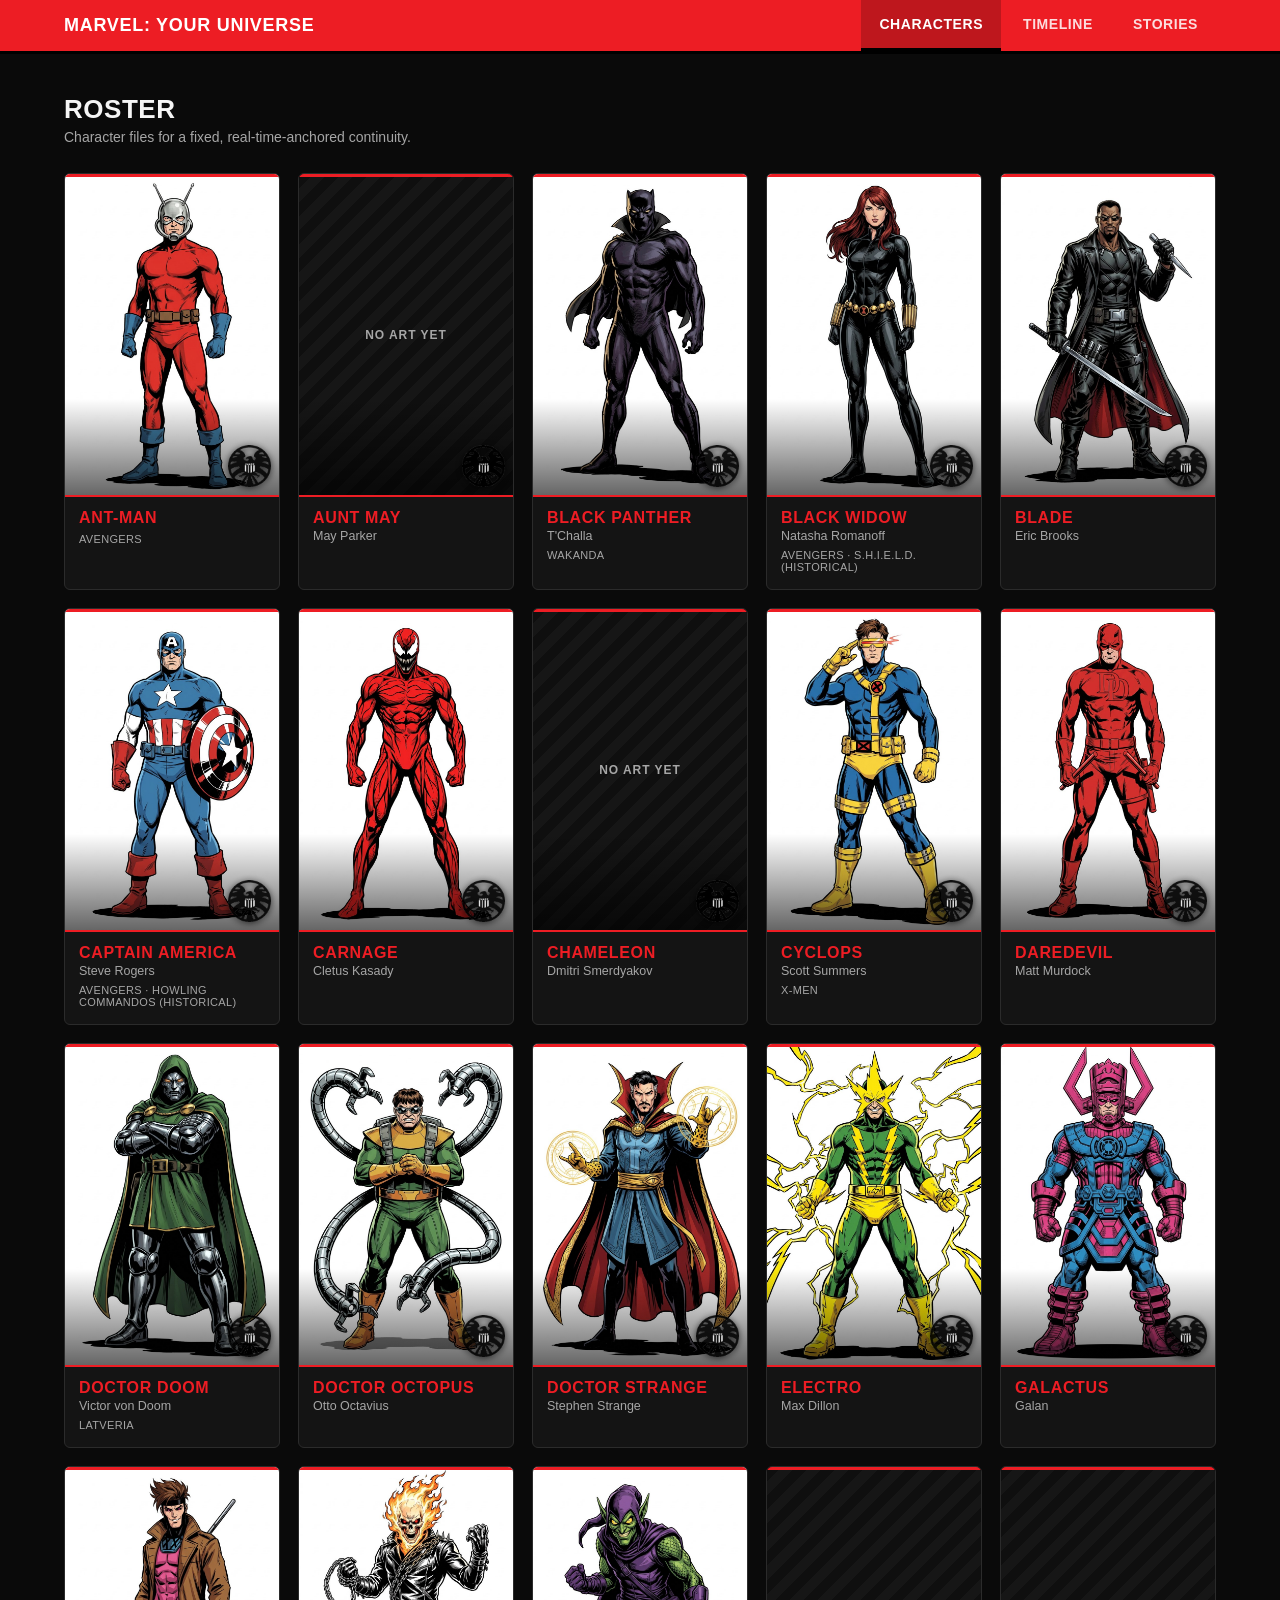
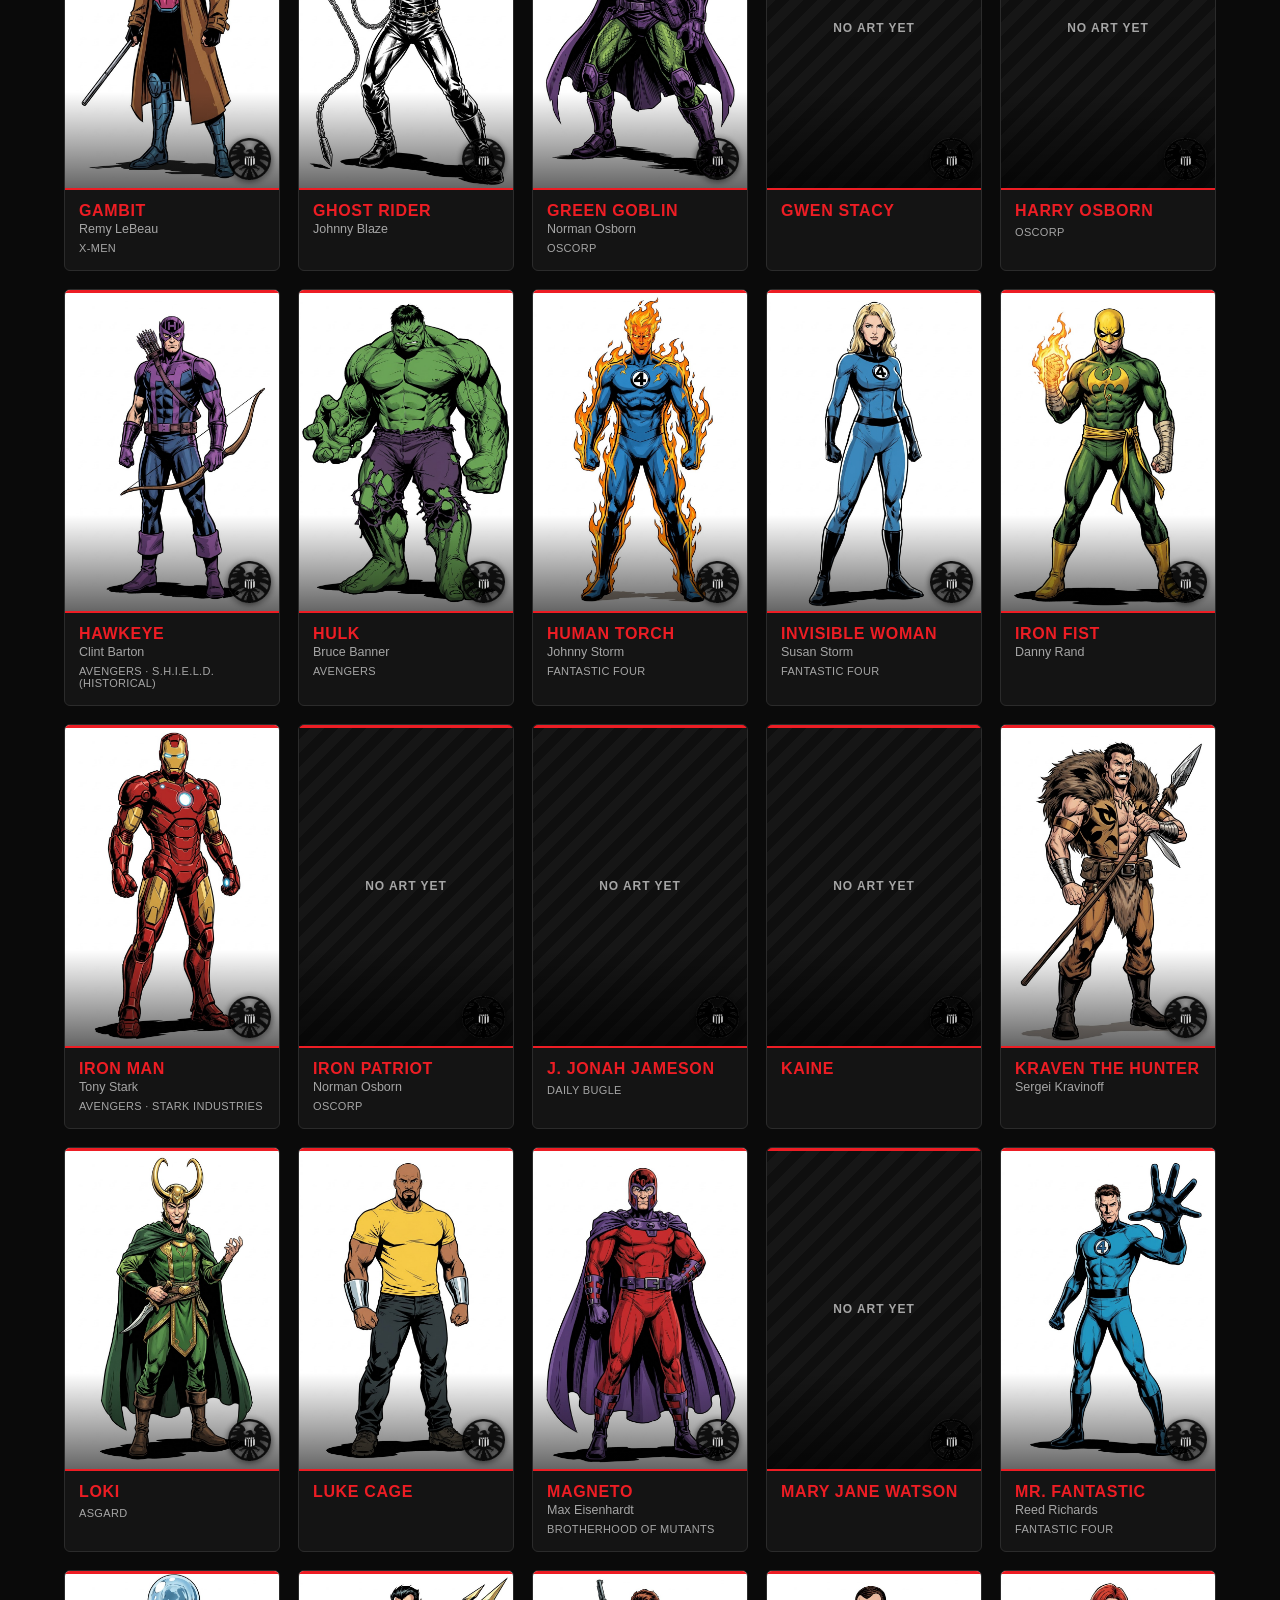
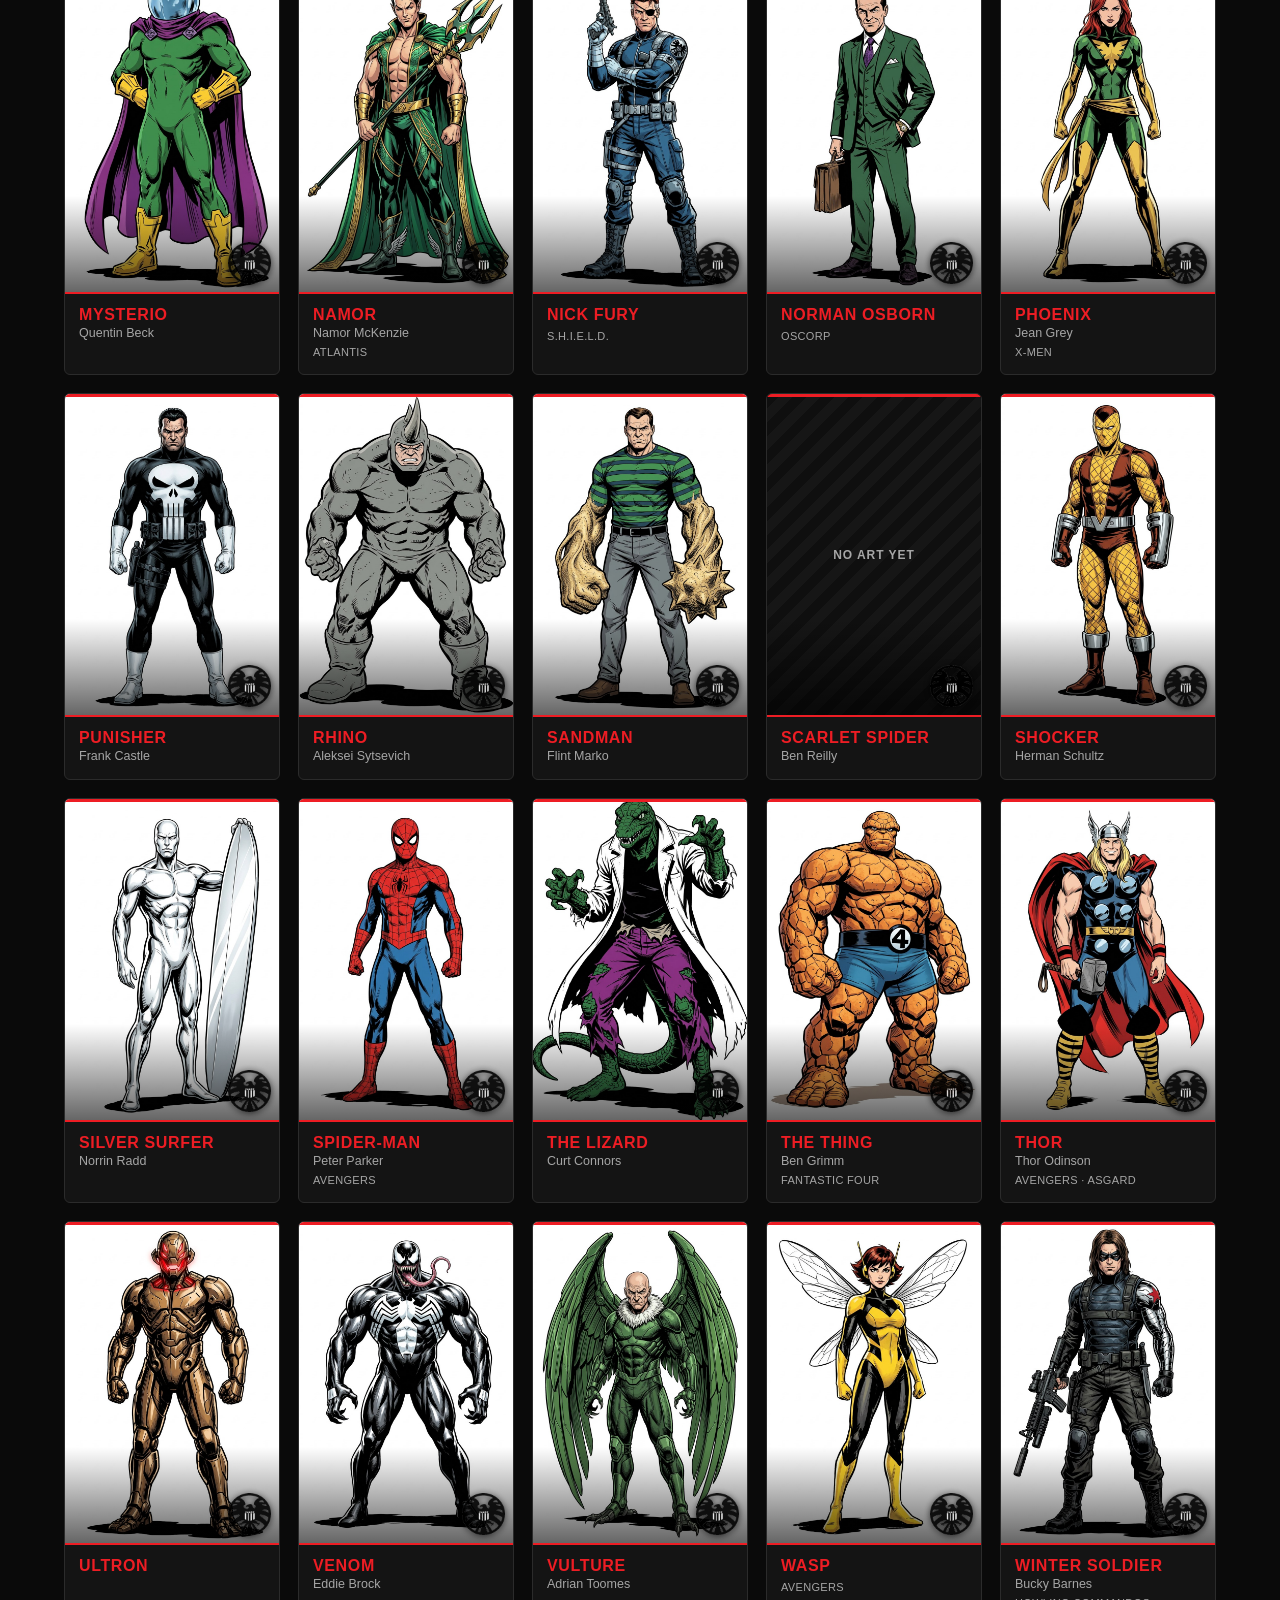
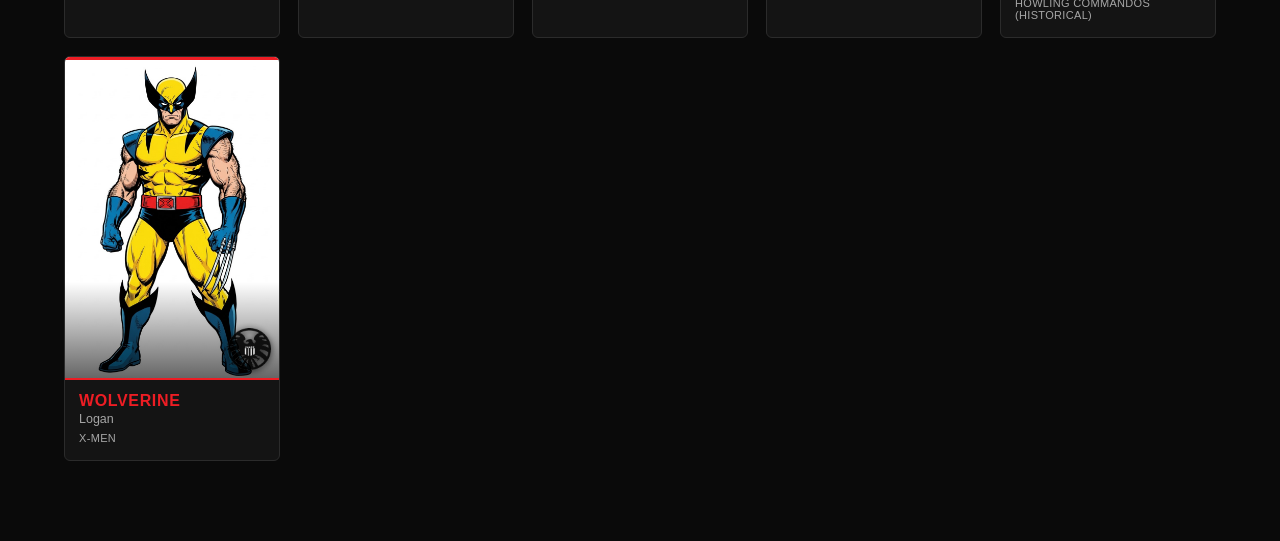
<file: index.html>
<!DOCTYPE html>
<html lang="en">
<head>
  <meta charset="UTF-8" />
  <meta name="viewport" content="width=device-width, initial-scale=1.0" />
  <title>Characters — Marvel: Your Universe</title>
  <link rel="stylesheet" href="css/style.css" />
</head>
<body>
  <header class="site-nav" id="site-nav"></header>

  <main>
    <div class="page-title">Roster</div>
    <div class="page-subtitle">Character files for a fixed, real-time-anchored continuity.</div>
    <div class="character-grid" id="character-grid"></div>
  </main>

  <script src="js/app.js"></script>
  <script>
    renderNav("characters");
    renderCharacterGridPage();
  </script>
</body>
</html>
</file>
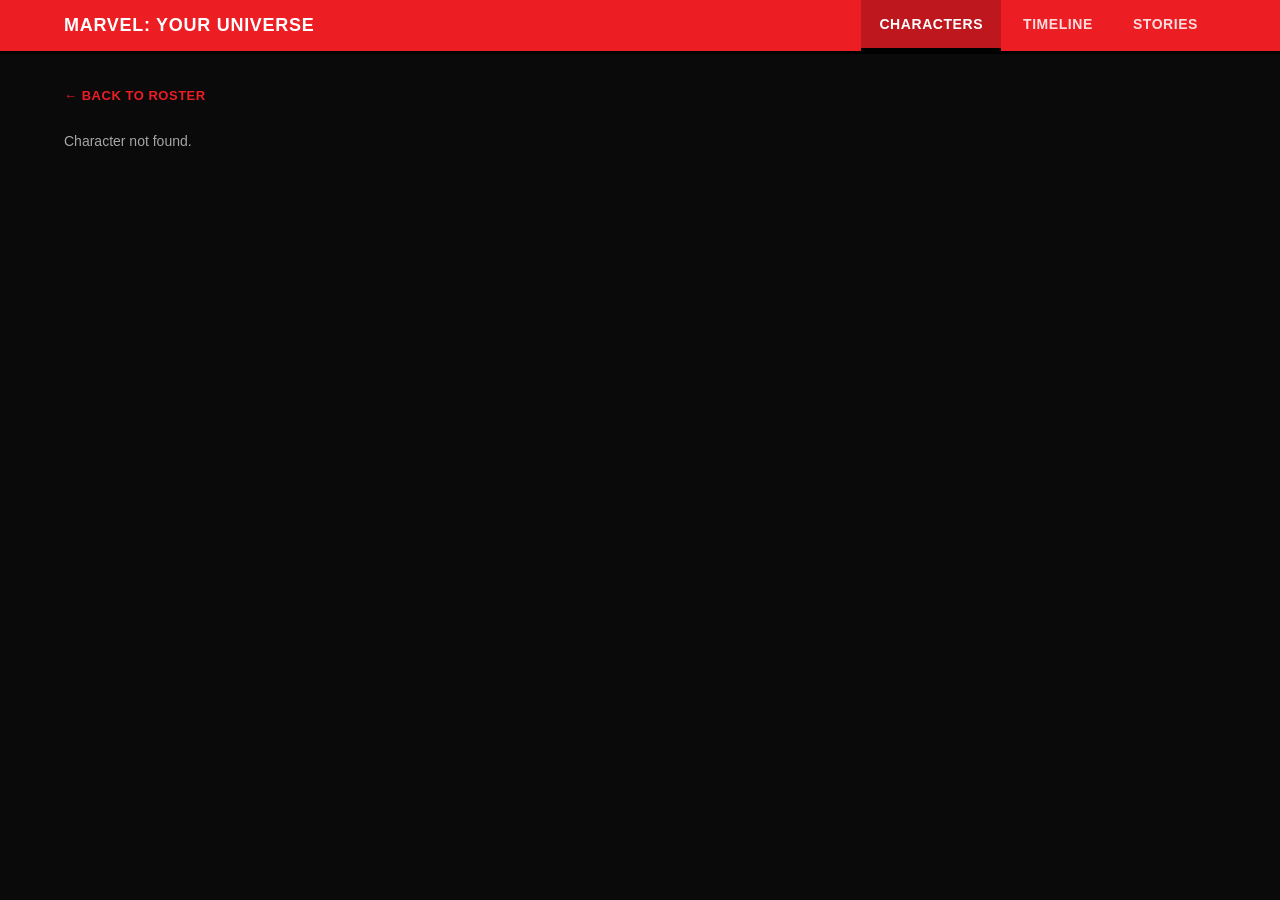
<file: character.html>
<!DOCTYPE html>
<html lang="en">
<head>
  <meta charset="UTF-8" />
  <meta name="viewport" content="width=device-width, initial-scale=1.0" />
  <title>Character — Marvel: Your Universe</title>
  <link rel="stylesheet" href="css/style.css" />
</head>
<body>
  <header class="site-nav" id="site-nav"></header>

  <main>
    <a class="back-link" href="index.html">&larr; Back to roster</a>
    <div id="character-root"></div>
  </main>

  <script src="js/app.js"></script>
  <script>
    renderNav("characters");
    renderCharacter();
  </script>
</body>
</html>
</file>
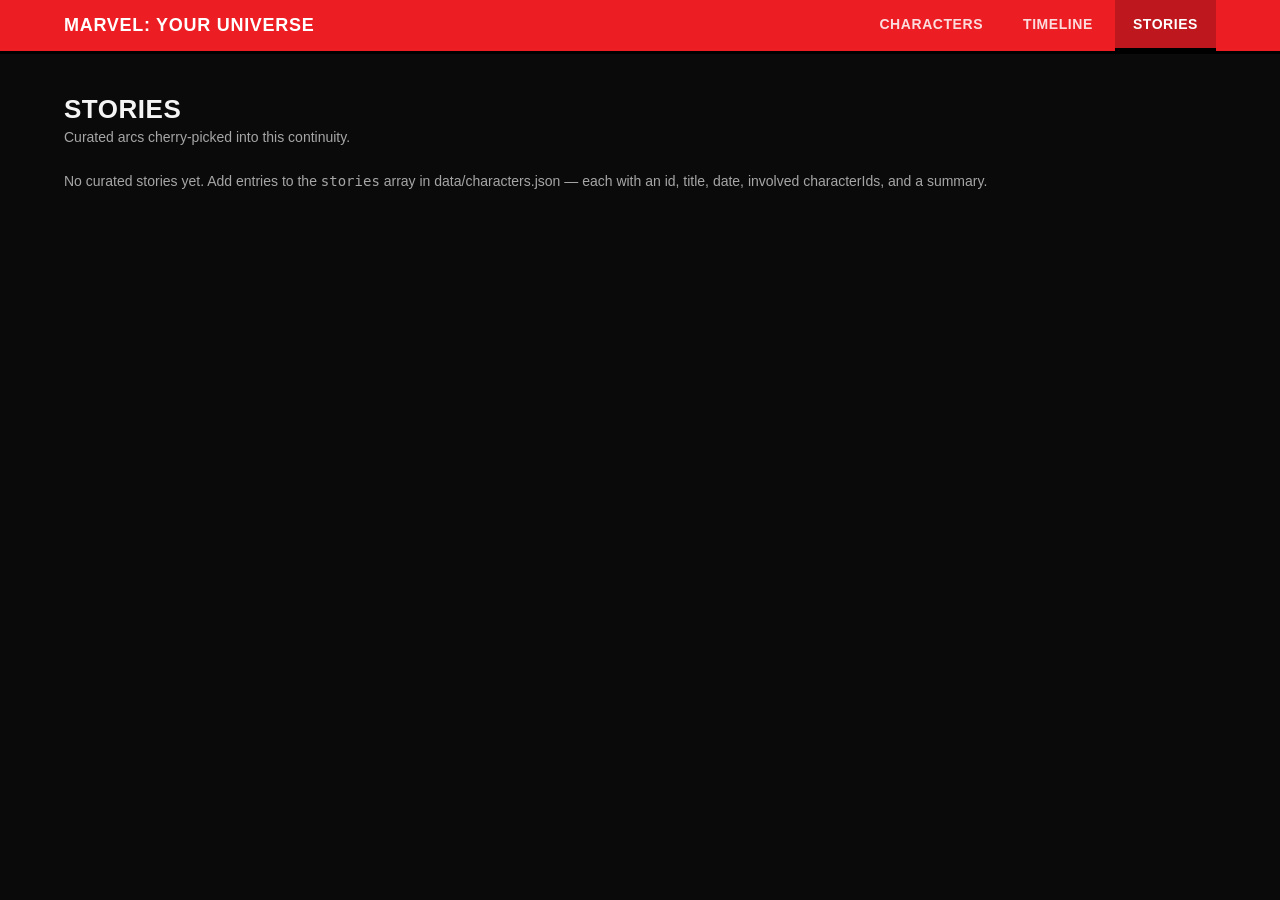
<file: stories.html>
<!DOCTYPE html>
<html lang="en">
<head>
  <meta charset="UTF-8" />
  <meta name="viewport" content="width=device-width, initial-scale=1.0" />
  <title>Stories — Marvel: Your Universe</title>
  <link rel="stylesheet" href="css/style.css" />
</head>
<body>
  <header class="site-nav" id="site-nav"></header>

  <main>
    <div class="page-title">Stories</div>
    <div class="page-subtitle">Curated arcs cherry-picked into this continuity.</div>
    <div id="stories-list"></div>
  </main>

  <script src="js/app.js"></script>
  <script>
    renderNav("stories");
    renderStoriesPage();
  </script>
</body>
</html>
</file>
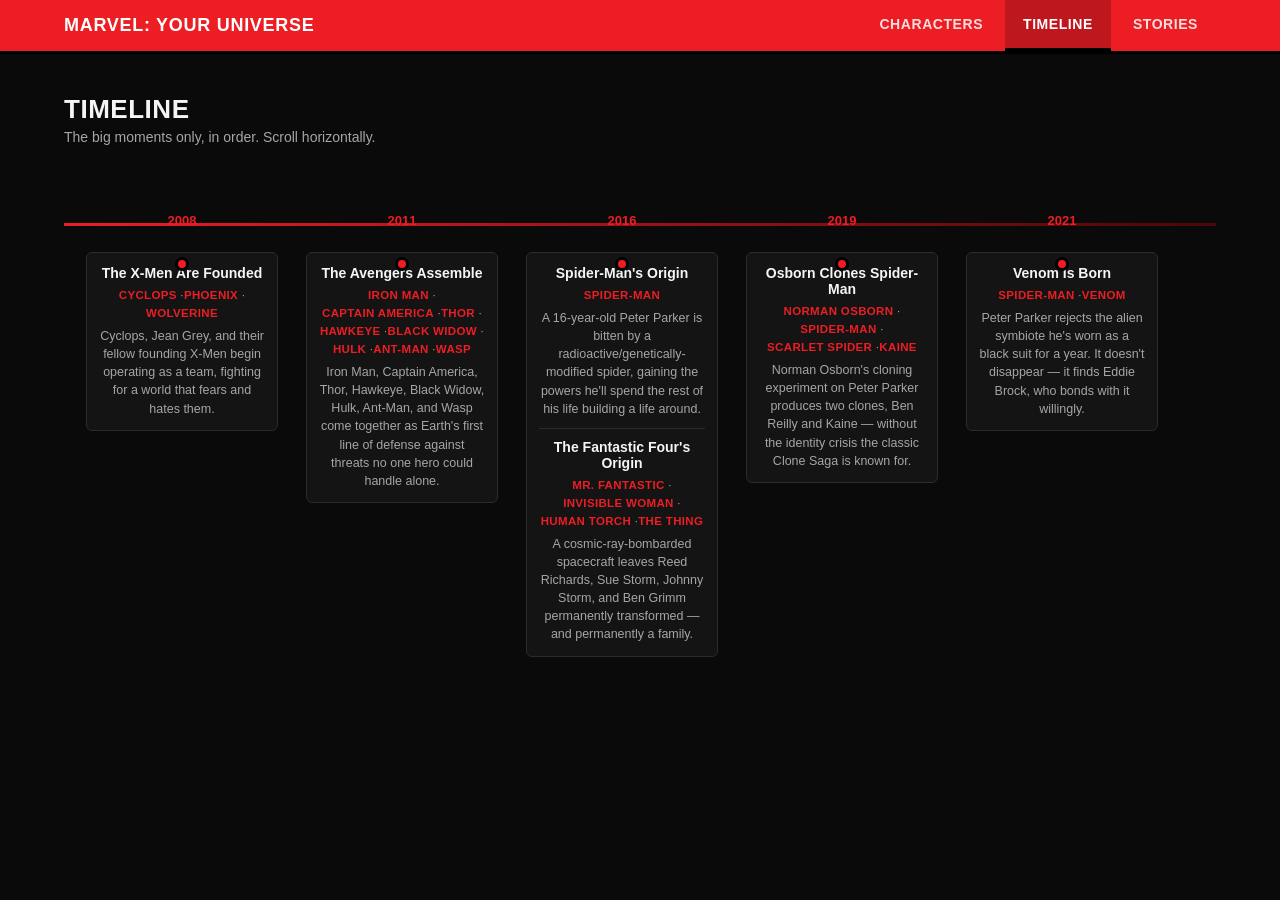
<file: timeline.html>
<!DOCTYPE html>
<html lang="en">
<head>
  <meta charset="UTF-8" />
  <meta name="viewport" content="width=device-width, initial-scale=1.0" />
  <title>Timeline — Marvel: Your Universe</title>
  <link rel="stylesheet" href="css/style.css" />
</head>
<body>
  <header class="site-nav" id="site-nav"></header>

  <main>
    <div class="page-title">Timeline</div>
    <div class="page-subtitle">The big moments only, in order. Scroll horizontally.</div>
    <div id="timeline"></div>
  </main>

  <script src="js/app.js"></script>
  <script>
    renderNav("timeline");
    renderTimelinePage();
  </script>
</body>
</html>
</file>
<file: css/style.css>
:root {
  --marvel-red: #ed1d24;
  --marvel-red-dark: #b8151b;
  --bg: #0a0a0a;
  --bg-panel: #141414;
  --bg-panel-2: #1b1b1b;
  --border: #2b2b2b;
  --text: #f5f5f5;
  --text-dim: #a6a6a6;
}

* { box-sizing: border-box; }

body {
  margin: 0;
  font-family: -apple-system, BlinkMacSystemFont, "Segoe UI", Roboto, sans-serif;
  background: var(--bg);
  color: var(--text);
}

a { color: inherit; }

/* ---------- Top nav ---------- */

.site-nav {
  background: var(--marvel-red);
  border-bottom: 3px solid #000;
  position: sticky;
  top: 0;
  z-index: 20;
}

.site-nav-inner {
  max-width: 1200px;
  margin: 0 auto;
  padding: 0 24px;
  display: flex;
  align-items: center;
  justify-content: space-between;
  flex-wrap: wrap;
  gap: 8px;
}

.site-nav .brand {
  color: #fff;
  font-weight: 800;
  letter-spacing: 0.04em;
  text-decoration: none;
  font-size: 18px;
  padding: 14px 0;
  text-transform: uppercase;
}

.site-nav .tabs {
  display: flex;
  gap: 4px;
}

.site-nav .tabs a {
  display: inline-block;
  padding: 16px 18px;
  color: #fff;
  text-decoration: none;
  font-weight: 700;
  font-size: 14px;
  text-transform: uppercase;
  letter-spacing: 0.04em;
  border-bottom: 3px solid transparent;
  opacity: 0.85;
  transition: opacity 0.15s ease, border-color 0.15s ease, background 0.15s ease;
}

.site-nav .tabs a:hover {
  opacity: 1;
  background: rgba(0, 0, 0, 0.15);
}

.site-nav .tabs a.active {
  opacity: 1;
  border-bottom-color: #000;
  background: rgba(0, 0, 0, 0.2);
}

main {
  max-width: 1200px;
  margin: 0 auto;
  padding: 32px 24px 80px;
}

.page-title {
  font-size: 26px;
  font-weight: 800;
  margin: 8px 0 4px;
  text-transform: uppercase;
  letter-spacing: 0.02em;
}

.page-subtitle {
  color: var(--text-dim);
  font-size: 14px;
  margin-bottom: 28px;
}

.section-title {
  font-size: 13px;
  text-transform: uppercase;
  letter-spacing: 0.12em;
  color: var(--text-dim);
  margin: 40px 0 16px;
  border-left: 3px solid var(--marvel-red);
  padding-left: 10px;
}

/* ---------- Character grid ---------- */

.character-grid {
  display: grid;
  grid-template-columns: repeat(auto-fill, minmax(190px, 1fr));
  gap: 18px;
}

.character-card {
  background: var(--bg-panel);
  border: 1px solid var(--border);
  border-radius: 6px;
  overflow: hidden;
  text-decoration: none;
  color: var(--text);
  display: block;
  transition: border-color 0.15s ease, transform 0.15s ease;
}

.character-card:hover {
  border-color: var(--marvel-red);
  transform: translateY(-3px);
}

.card-photo {
  position: relative;
  width: 100%;
  aspect-ratio: 2 / 3;
  background: #000;
  overflow: hidden;
  box-shadow: inset 0 0 0 1px rgba(255, 255, 255, 0.06);
}

.card-photo img.portrait-img {
  width: 100%;
  height: 100%;
  object-fit: cover;
  display: block;
}

.character-card .card-body {
  padding: 12px 14px 16px;
  border-top: 2px solid var(--marvel-red);
}

.character-card .hero-name {
  font-weight: 800;
  font-size: 16px;
  color: var(--marvel-red);
  text-transform: uppercase;
  letter-spacing: 0.04em;
}

.character-card .real-name {
  font-size: 12.5px;
  color: var(--text-dim);
  margin-top: 2px;
}

.character-card .teams-line {
  margin-top: 6px;
  font-size: 11px;
  color: var(--text-dim);
  text-transform: uppercase;
  letter-spacing: 0.03em;
}

/* ---------- Horizontal timeline (shared: timeline.html + character.html) ---------- */

.timeline-scroll {
  overflow-x: auto;
  padding-bottom: 20px;
}

.timeline-track {
  position: relative;
  display: flex;
  align-items: flex-start;
  gap: 0;
  min-width: max-content;
  padding: 40px 8px 8px;
}

.timeline-track::before {
  content: "";
  position: absolute;
  left: 0;
  right: 0;
  top: 50px;
  height: 3px;
  background: linear-gradient(90deg, var(--marvel-red), #4a0709);
}

.timeline-stop {
  position: relative;
  width: 220px;
  flex: 0 0 auto;
  padding: 0 14px;
}

.timeline-stop .dot {
  position: absolute;
  left: 50%;
  top: 44px;
  width: 14px;
  height: 14px;
  transform: translateX(-50%);
  background: var(--marvel-red);
  border: 3px solid #000;
  border-radius: 50%;
  z-index: 2;
}

.timeline-stop .date {
  text-align: center;
  font-weight: 800;
  font-size: 13px;
  color: var(--marvel-red);
  margin-bottom: 4px;
}

.timeline-stop .card {
  margin-top: 24px;
  background: var(--bg-panel);
  border: 1px solid var(--border);
  border-radius: 6px;
  padding: 12px;
  text-align: center;
}

.timeline-stop .title {
  font-weight: 700;
  font-size: 14px;
  margin-bottom: 4px;
}

.timeline-stop .who-line {
  margin-top: 4px;
  margin-bottom: 6px;
}

.timeline-stop .who {
  font-size: 11.5px;
  color: var(--marvel-red);
  text-decoration: none;
  font-weight: 700;
  text-transform: uppercase;
  letter-spacing: 0.03em;
  display: inline-block;
}

.timeline-stop .who:not(:last-child)::after {
  content: " · ";
  color: var(--text-dim);
  font-weight: 400;
}

.timeline-stop .summary {
  font-size: 12.5px;
  color: var(--text-dim);
  line-height: 1.45;
}

/* Multiple events sharing a year stack inside one card, one dot per year. */
.timeline-stop .stop-entry:first-child {
  margin-top: 0;
}

.timeline-stop .stop-entry {
  margin-top: 10px;
  text-align: center;
}

.timeline-stop .stop-divider {
  border: none;
  border-top: 1px solid var(--border);
  margin: 10px 0;
}

/* ---------- Character detail page ---------- */

.char-header {
  display: flex;
  gap: 28px;
  flex-wrap: wrap;
  margin-bottom: 8px;
}

.char-header .portrait-frame {
  position: relative;
  width: 260px;
  flex: 0 0 260px;
  aspect-ratio: 2 / 3;
  background: #000;
  border: 1px solid var(--border);
  border-radius: 6px;
  overflow: hidden;
  box-shadow: inset 0 0 0 1px rgba(255, 255, 255, 0.06);
}

.char-header .portrait-frame img.portrait-img {
  width: 100%;
  height: 100%;
  object-fit: contain;
  display: block;
  background: #000;
}

.char-header .meta { flex: 1 1 320px; min-width: 260px; }

.char-header .meta .hero-name {
  margin: 4px 0 2px;
  font-size: 32px;
  font-weight: 800;
  color: var(--marvel-red);
  text-transform: uppercase;
  letter-spacing: 0.02em;
}

.char-header .meta .real-name {
  font-size: 15px;
  color: var(--text-dim);
  margin-bottom: 12px;
}

.char-header .meta .alias-line {
  font-size: 13.5px;
  color: var(--text-dim);
  margin-bottom: 6px;
}

.alias-label {
  color: var(--text-dim);
  opacity: 0.7;
  margin-right: 4px;
}

.char-header .meta .tags {
  display: flex;
  gap: 8px;
  flex-wrap: wrap;
  margin: 10px 0;
}

.tag {
  font-size: 12px;
  padding: 3px 10px;
  border-radius: 999px;
  border: 1px solid var(--border);
  color: var(--text-dim);
}

.identity-links {
  margin: 10px 0;
  font-size: 13px;
}

.identity-label {
  color: var(--text-dim);
  opacity: 0.7;
  margin-right: 6px;
}

.identity-chip {
  display: inline-block;
  font-size: 12px;
  font-weight: 700;
  text-transform: uppercase;
  letter-spacing: 0.03em;
  color: var(--marvel-red);
  border: 1px solid var(--marvel-red);
  border-radius: 999px;
  padding: 3px 12px;
  margin: 2px 4px 2px 0;
  text-decoration: none;
  transition: background 0.15s ease, color 0.15s ease;
}

.identity-chip:hover {
  background: var(--marvel-red);
  color: #fff;
}

.bio {
  max-width: 720px;
  line-height: 1.6;
  color: var(--text-dim);
  font-size: 15px;
}

.variant-grid {
  display: grid;
  grid-template-columns: repeat(auto-fill, minmax(200px, 1fr));
  gap: 18px;
}

.variant-card {
  background: var(--bg-panel);
  border: 1px solid var(--border);
  border-radius: 6px;
  overflow: hidden;
}

.variant-photo {
  position: relative;
  width: 100%;
  aspect-ratio: 2 / 3;
  background: #000;
  overflow: hidden;
  box-shadow: inset 0 0 0 1px rgba(255, 255, 255, 0.06);
}

.variant-photo img.portrait-img {
  width: 100%;
  height: 100%;
  object-fit: contain;
  display: block;
}

.variant-card .variant-body {
  padding: 10px 12px 14px;
  border-top: 2px solid var(--marvel-red);
}

.variant-card .label {
  font-weight: 700;
  font-size: 14px;
}

.variant-card .desc {
  font-size: 13px;
  color: var(--text-dim);
}

.back-link {
  display: inline-block;
  margin-bottom: 16px;
  color: var(--marvel-red);
  text-decoration: none;
  font-size: 13px;
  font-weight: 700;
  text-transform: uppercase;
  letter-spacing: 0.04em;
}

.placeholder {
  opacity: 0.65;
  font-style: italic;
}

.empty-state {
  color: var(--text-dim);
  font-size: 14px;
}

.story-card {
  background: var(--bg-panel);
  border: 1px solid var(--border);
  border-left: 3px solid var(--marvel-red);
  border-radius: 4px;
  padding: 16px 18px;
  margin-bottom: 14px;
}

.story-card .story-title {
  font-weight: 700;
  font-size: 16px;
  margin-bottom: 4px;
}

.story-card .story-meta {
  font-size: 12px;
  color: var(--marvel-red);
  text-transform: uppercase;
  letter-spacing: 0.04em;
  margin-bottom: 8px;
}

.story-card .story-summary {
  font-size: 14px;
  color: var(--text-dim);
  line-height: 1.5;
}

/* ---------- Portrait overlay treatment (shared by every photo well) ---------- */
/* A subtle bottom vignette for legibility, a thin red top accent, and a
   small S.H.I.E.L.D. badge watermark bottom-right. Swap assets/overlay/shield-badge.png
   for a different mark anytime — no code changes needed. */

.card-photo::before,
.portrait-frame::before,
.variant-photo::before {
  content: "";
  position: absolute;
  inset: 0;
  z-index: 1;
  pointer-events: none;
  background: linear-gradient(to top, rgba(0, 0, 0, 0.6) 0%, rgba(0, 0, 0, 0) 30%),
    linear-gradient(180deg, var(--marvel-red) 0%, var(--marvel-red) 3px, transparent 3px);
}

.no-art {
  width: 100%;
  height: 100%;
  display: flex;
  align-items: center;
  justify-content: center;
  background: repeating-linear-gradient(
    135deg,
    #0f0f0f,
    #0f0f0f 10px,
    #161616 10px,
    #161616 20px
  );
}

.no-art span {
  color: var(--text-dim);
  font-size: 12px;
  font-weight: 700;
  text-transform: uppercase;
  letter-spacing: 0.08em;
}

.card-photo img.overlay-frame,
.portrait-frame img.overlay-frame,
.variant-photo img.overlay-frame {
  position: absolute;
  z-index: 2;
  right: 8px;
  bottom: 8px;
  width: 20%;
  min-width: 28px;
  max-width: 56px;
  height: auto;
  opacity: 0.9;
  filter: drop-shadow(0 1px 3px rgba(0, 0, 0, 0.8));
  pointer-events: none;
}

/* ---------- Zoom button + lightbox ---------- */

.zoom-btn {
  position: absolute;
  z-index: 3;
  top: 8px;
  right: 8px;
  width: 30px;
  height: 30px;
  display: flex;
  align-items: center;
  justify-content: center;
  background: rgba(0, 0, 0, 0.6);
  border: 1px solid rgba(255, 255, 255, 0.25);
  border-radius: 50%;
  color: #fff;
  cursor: pointer;
  padding: 0;
  transition: background 0.15s ease, transform 0.15s ease;
}

.zoom-btn:hover {
  background: var(--marvel-red);
  transform: scale(1.08);
}

.lightbox {
  display: none;
  position: fixed;
  inset: 0;
  z-index: 100;
  background: rgba(0, 0, 0, 0.9);
  align-items: center;
  justify-content: center;
  padding: 40px;
}

.lightbox.open {
  display: flex;
}

.lightbox img {
  max-width: 100%;
  max-height: 100%;
  object-fit: contain;
  border-radius: 4px;
  box-shadow: 0 10px 40px rgba(0, 0, 0, 0.6);
}

.lightbox-close {
  position: absolute;
  top: 20px;
  right: 28px;
  background: none;
  border: none;
  color: #fff;
  font-size: 36px;
  line-height: 1;
  cursor: pointer;
  padding: 4px 10px;
}

.lightbox-close:hover {
  color: var(--marvel-red);
}
</file>
